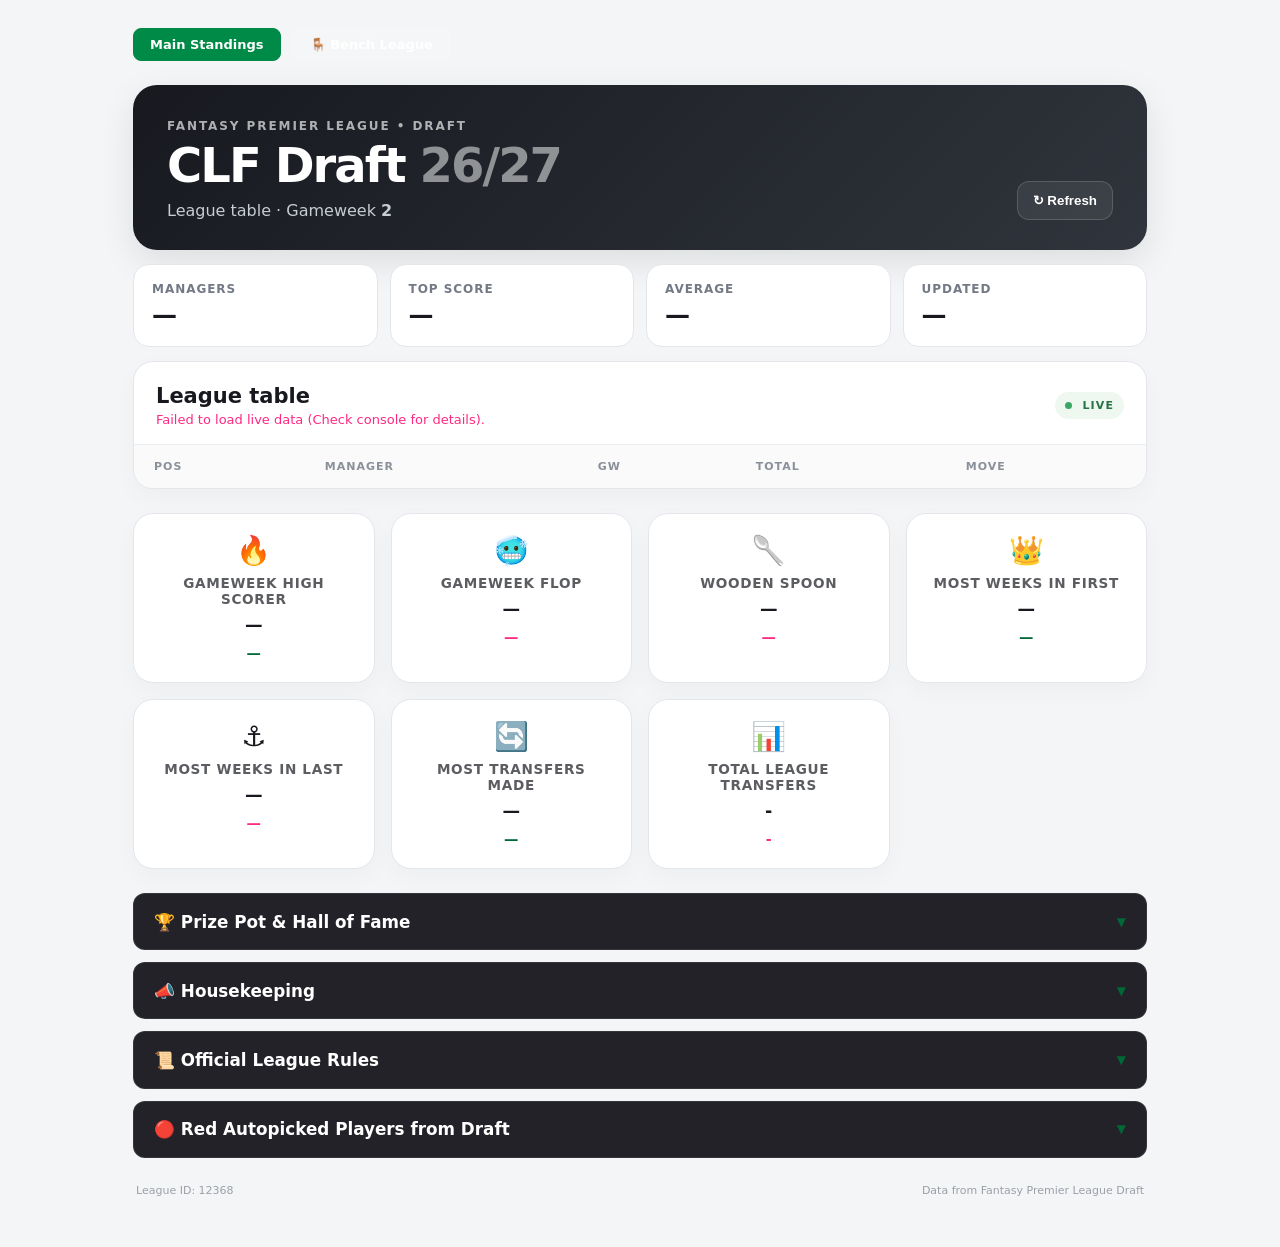
<file: index.html>
<!doctype html>
<html lang="en">
<head>
  <meta charset="utf-8">
  <meta name="viewport" content="width=device-width,initial-scale=1">
  <title>CLF Draft 26/27</title>
  <link rel="stylesheet" href="style.css">
  <style>
    /* --- Accordion Custom Styling --- */
.league-info-accordion {
  margin-top: 1.5rem;
}

.accordion-item {
  background: var(--card-bg, #1e1e24);
  border: 1px solid rgba(255, 255, 255, 0.1);
  margin-bottom: 0.75rem;
  border-radius: 12px;
  overflow: hidden;
  transition: border-color 0.2s ease, background-color 0.2s ease;
}

.accordion-item:hover {
  border-color: rgba(255, 255, 255, 0.2);
}

/* Accordion Header / Summary */
.accordion-item summary {
  padding: 1.1rem 1.25rem;
  font-weight: 700;
  font-size: 1.05rem;
  color: #ffffff; /* Bright white text */
  cursor: pointer;
  list-style: none;
  display: flex;
  justify-content: space-between;
  align-items: center;
  user-select: none;
  background: rgba(255, 255, 255, 0.02);
}

.accordion-item summary::-webkit-details-marker {
  display: none;
}

/* Dropdown Arrow Indicator */
.accordion-item summary::after {
  content: '▼';
  font-size: 0.75rem;
  color: #006837; /* Green theme accent */
  transition: transform 0.25s ease;
}

.accordion-item[open] summary::after {
  transform: rotate(180deg);
}

/* Accordion Inner Content Body */
.accordion-content {
  padding: 1.25rem;
  font-size: 0.95rem;
  line-height: 1.6;
  color: #e0e0e6; /* High contrast readable light grey */
  border-top: 1px solid rgba(255, 255, 255, 0.08);
  background: rgba(0, 0, 0, 0.2); /* Slightly darker inner area for depth */
}

/* Typography inside Accordions */
.accordion-content p {
  margin: 0 0 0.75rem 0;
  color: #f0f0f5;
}

.accordion-content strong {
  color: #ffffff;
  font-weight: 600;
}

.accordion-content em {
  color: rgba(255, 255, 255, 0.6);
  font-style: italic;
}

.accordion-content ul {
  margin: 0 0 0.75rem 0;
  padding-left: 1.25rem;
}

.accordion-content li {
  margin-bottom: 0.4rem;
  color: #d1d1d8;
}

/* Alert Callout for Housekeeping */
.badge-alert {
  color: #ffffff !important; /* White */
  font-weight: 600;
  margin: 0;
}
  </style>
</head>
<body>
  <main class="app">
    <nav class="nav-bar" style="margin-bottom: 1.5rem; display: flex; gap: 12px;">
  <a href="index.html" style="color: #fff; text-decoration: none; background: #008a48; padding: 8px 16px; border-radius: 8px; font-size: 13px; font-weight: 700; border: 1px solid #008a48;">Main Standings</a>
  <a href="bench.html" style="color: #fff; text-decoration: none; background: rgba(255, 255, 255, 0.1); padding: 8px 16px; border-radius: 8px; font-size: 13px; font-weight: 700; border: 1px solid rgba(255, 255, 255, 0.15);">🪑 Bench League</a>
</nav>
    <header class="hero">
      <div>
        <p class="eyebrow">FANTASY PREMIER LEAGUE • DRAFT</p>
        <h1>CLF Draft <span>26/27</span></h1>
        <p class="sub">League table · Gameweek <strong id="gw">2</strong></p>
      </div>
      <button id="refresh" class="refresh" type="button">↻ Refresh</button>
    </header>

    <section class="summary" aria-label="League summary">
      <div class="stat"><span>Managers</span><strong id="managerCount">—</strong></div>
      <div class="stat"><span>Top score</span><strong id="topScore">—</strong></div>
      <div class="stat"><span>Average</span><strong id="average">—</strong></div>
      <div class="stat"><span>Updated</span><strong id="updated">—</strong></div>
    </section>

    <section class="card">
      <div class="card-head">
        <div>
          <h2>League table</h2>
          <p id="status">Loading live data…</p>
        </div>
        <span class="live"><i></i> LIVE</span>
      </div>
      <div class="table-wrap">
        <table>
          <thead>
            <tr>
              <th>POS</th>
              <th>MANAGER</th>
              <th>GW</th>
              <th>TOTAL</th>
              <th>MOVE</th>
            </tr>
          </thead>
          <tbody id="league-table-body">
            <!-- Rows render here -->
          </tbody>
        </table>
      </div>
    </section>

    <!-- Accolades & Banter Section -->
<section class="accolades-grid" aria-label="League Accolades" style="display: grid; grid-template-columns: repeat(auto-fit, minmax(240px, 1fr)); gap: 1rem; margin-top: 1.5rem;">
  <!-- Card 1: GW High Scorer -->
  <div class="card" style="padding: 1.25rem; text-align: center;">
    <div style="font-size: 1.75rem; margin-bottom: 0.5rem;">🔥</div>
    <h3 style="margin: 0; font-size: 0.85rem; opacity: 0.7; text-transform: uppercase; letter-spacing: 0.05em;">Gameweek High Scorer</h3>
    <p id="gw-high-name" style="font-size: 1.1rem; font-weight: bold; margin: 0.5rem 0;">—</p>
    <span id="gw-high-stat" style="color: #006837; font-weight: 600; font-size: 0.9rem;">—</span>
  </div>

  <!-- Card 2: GW Flop -->
  <div class="card" style="padding: 1.25rem; text-align: center;">
    <div style="font-size: 1.75rem; margin-bottom: 0.5rem;">🥶</div>
    <h3 style="margin: 0; font-size: 0.85rem; opacity: 0.7; text-transform: uppercase; letter-spacing: 0.05em;">Gameweek Flop</h3>
    <p id="gw-low-name" style="font-size: 1.1rem; font-weight: bold; margin: 0.5rem 0;">—</p>
    <span id="gw-low-stat" style="color: #ff2882; font-weight: 600; font-size: 0.9rem;">—</span>
  </div>

  <!-- Card 3: Wooden Spoon -->
  <div class="card" style="padding: 1.25rem; text-align: center;">
    <div style="font-size: 1.75rem; margin-bottom: 0.5rem;">🥄</div>
    <h3 style="margin: 0; font-size: 0.85rem; opacity: 0.7; text-transform: uppercase; letter-spacing: 0.05em;">Wooden Spoon</h3>
    <p id="wooden-spoon-name" style="font-size: 1.1rem; font-weight: bold; margin: 0.5rem 0;">—</p>
    <span id="wooden-spoon-stat" style="color: #ff2882; font-weight: 600; font-size: 0.9rem;">—</span>
  </div>

  <!-- Card 4: Most Weeks in First -->
  <div class="card" style="padding: 1.25rem; text-align: center;">
    <div style="font-size: 1.75rem; margin-bottom: 0.5rem;">👑</div>
    <h3 style="margin: 0; font-size: 0.85rem; opacity: 0.7; text-transform: uppercase; letter-spacing: 0.05em;">Most Weeks in First</h3>
    <p id="most-first-name" style="font-size: 1.1rem; font-weight: bold; margin: 0.5rem 0;">—</p>
    <span id="most-first-stat" style="color: #006837; font-weight: 600; font-size: 0.9rem;">—</span>
  </div>

  <!-- Card 5: Most Weeks in Last -->
  <div class="card" style="padding: 1.25rem; text-align: center;">
    <div style="font-size: 1.75rem; margin-bottom: 0.5rem;">⚓</div>
    <h3 style="margin: 0; font-size: 0.85rem; opacity: 0.7; text-transform: uppercase; letter-spacing: 0.05em;">Most Weeks in Last</h3>
    <p id="most-last-name" style="font-size: 1.1rem; font-weight: bold; margin: 0.5rem 0;">—</p>
    <span id="most-last-stat" style="color: #ff2882; font-weight: 600; font-size: 0.9rem;">—</span>
  </div>

  <!-- Card 6: Most Transfers Made -->
  <div class="card" style="padding: 1.25rem; text-align: center;">
    <div style="font-size: 1.75rem; margin-bottom: 0.5rem;">🔄</div>
    <h3 style="margin: 0; font-size: 0.85rem; opacity: 0.7; text-transform: uppercase; letter-spacing: 0.05em;">Most transfers made</h3>
    <p id="most-transfers-name" style="font-size: 1.1rem; font-weight: bold; margin: 0.5rem 0;">—</p>
    <span id="most-transfers-stat" style="color: #006837; font-weight: 600; font-size: 0.9rem;">—</span>
  </div>

  <!-- Card 7: Total League Transfers -->
<div class="card" style="padding: 1.25rem; text-align: center;">
 <div style="font-size: 1.75rem; margin-bottom: 0.5rem;">📊</div>
  <h3 style="margin: 0; font-size: 0.85rem; opacity: 0.7; text-transform: uppercase; letter-spacing: 0.05em;">Total League Transfers</h3>
  <p id="total-transfers-name" style="font-size: 1.1rem; font-weight: bold; margin: 0.5rem 0;">-</p>
  <span id="total-transfers-stat" style="color: #ff2882; font-weight: 600; font-size: 0.9rem;">-</span>
</div>

</section>

    <!-- League Information Accordion -->
    <section class="league-info-accordion" aria-label="League Rules & Information">
      <details class="accordion-item">
        <summary>🏆 Prize Pot & Hall of Fame</summary>
        <div class="accordion-content">
          <p><strong>Prize Pot</strong> <em>(ties split pot)</em></p>
          <ul>
            <li>🥇 1st Place: <strong>£150</strong></li>
            <li>🥈 2nd Place: <strong>£75</strong></li>
          </ul>
          <p style="margin-top: 1rem;"><strong>Championship Rings</strong></p>
          <ul>
            <li>25/26 – Chris</li>
            <li>24/25 – George</li>
            <li>23/24 – Emanuel</li>
            <li>22/23 – Ashley</li>
          </ul>
        </div>
      </details>

      <details class="accordion-item">
        <summary>📣 Housekeeping</summary>
        <div class="accordion-content">
          <p class="badge-alert">@ Tag the next person in WhatsApp/Discord immediately after making your transfer pick!</p>
        </div>
      </details>

      <details class="accordion-item">
        <summary>📜 Official League Rules</summary>
        <div class="accordion-content">
          <p><strong>Weekly Transfers</strong></p>
          <ul>
            <li>1 transfer per week from the remaining unpicked player pool.</li>
          </ul>

          <p style="margin-top: 0.8rem;"><strong>Forced Transfers</strong></p>
          <ul>
            <li>Occurs on <strong>GW 5, 10, 15, 20, 25, 30, 35</strong>.</li>
            <li>The bottom two managers steal a player from the top two.</li>
          </ul>

          <p style="margin-top: 0.8rem;"><strong>Injuries, Suspensions, AFCON & Club World Cup</strong> <em>(Starts GW5)</em></p>
          <ul>
            <li>Up to 4 red-flagged (injured/suspended/absent) players = 1 extra transfer that GW (executed after normal transfers).</li>
            <li>Players away for AFCON / Club World Cup must be transferred out first.</li>
            <li>Injured/suspended players count toward the 4 red flags.</li>
            <li>All other players get an optional additional transfer.</li>
          </ul>

          <p style="margin-top: 0.8rem;"><strong>Players Leaving the Premier League</strong></p>
          <ul>
            <li>Free transfer granted to remove them, processed after normal GW transfers.</li>
          </ul>

          <p style="margin-top: 0.8rem;"><strong>Player Trades</strong></p>
          <ul>
            <li>Up to 2 players per team per GW proposal.</li>
            <li>Non-trading teams receive 2 draft picks (instead of 1) if a 2-player trade is executed.</li>
          </ul>

          <p style="margin-top: 0.8rem;"><strong>Ties during Forced Transfer GWs</strong></p>
          <ul>
            <li><strong>Top (1st–3rd+ tied):</strong> Lowest scorer in that GW gets a player stolen. If still tied, use previous week's lowest score.</li>
            <li><strong>Mid (7th–9th+ tied):</strong> Highest scorer in that GW gets to steal from top two. If still tied, use previous week's highest score.</li>
          </ul>
        </div>
      </details>

      <details class="accordion-item">
        <summary>🔴 Red Autopicked Players from Draft</summary>
        <div class="accordion-content">
          <p>Players who miss the preseason draft receive extra transfers (processed immediately after everyone’s regular GW1 transfers) to swap out red auto-picked players to prevent exploiting new PL signings.</p>
          <p style="margin-top: 0.5rem;"><strong>Order:</strong> Lowest to highest in the league table (ties broken by a random wheel). If a manager has multiple extra transfers, picks alternate sequentially rather than all at once.</p>
        </div>
      </details>
    </section>

    <footer>
      <span>League ID: 12368</span>
      <span>Data from Fantasy Premier League Draft</span>
    </footer>
  </main>
  <script src="script.js"></script>
</body>
</html>
</file>
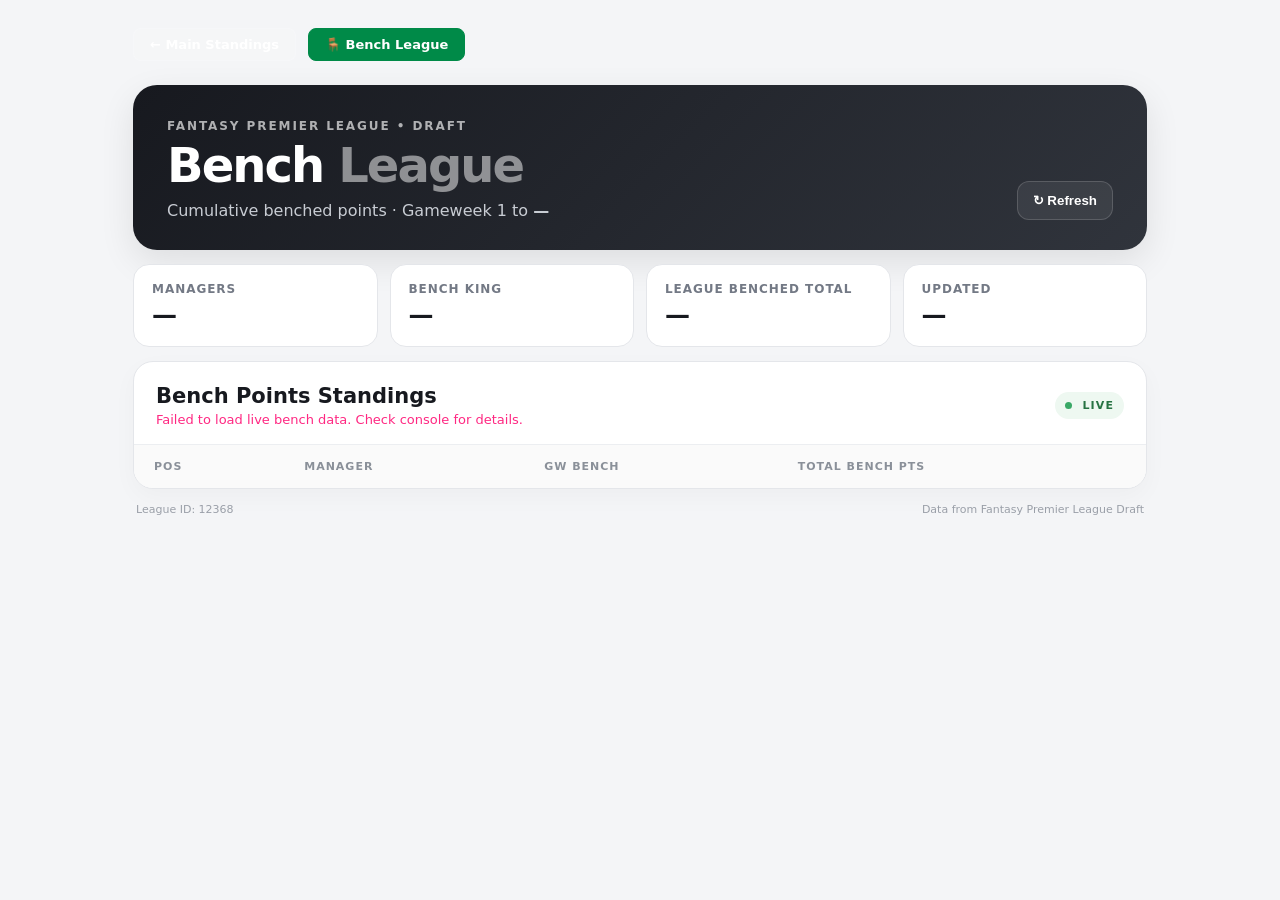
<file: bench.html>
<!doctype html>
<html lang="en">
<head>
  <meta charset="utf-8">
  <meta name="viewport" content="width=device-width,initial-scale=1">
  <title>CLF Draft 26/27 — Bench League</title>
  <link rel="stylesheet" href="style.css">
  <style>
    .nav-bar {
      margin-bottom: 1.5rem;
      display: flex;
      gap: 12px;
    }
    .nav-btn {
      color: #fff;
      text-decoration: none;
      background: rgba(255, 255, 255, 0.1);
      padding: 8px 16px;
      border-radius: 8px;
      font-size: 13px;
      font-weight: 700;
      border: 1px solid rgba(255, 255, 255, 0.15);
      transition: background 0.2s ease;
    }
    .nav-btn:hover {
      background: rgba(255, 255, 255, 0.2);
    }
    .nav-btn.active {
      background: #008a48;
      border-color: #008a48;
    }
  </style>
</head>
<body>
  <main class="app">
    <nav class="nav-bar">
      <a href="index.html" class="nav-btn">← Main Standings</a>
      <a href="bench.html" class="nav-btn active">🪑 Bench League</a>
    </nav>

    <header class="hero">
      <div>
        <p class="eyebrow">FANTASY PREMIER LEAGUE • DRAFT</p>
        <h1>Bench <span>League</span></h1>
        <p class="sub">Cumulative benched points · Gameweek 1 to <strong id="gw">—</strong></p>
      </div>
      <button id="refresh" class="refresh" type="button">↻ Refresh</button>
    </header>

    <section class="summary" aria-label="Bench League Summary">
      <div class="stat"><span>Managers</span><strong id="managerCount">—</strong></div>
      <div class="stat"><span>Bench King</span><strong id="benchKing">—</strong></div>
      <div class="stat"><span>League Benched Total</span><strong id="totalBenched">—</strong></div>
      <div class="stat"><span>Updated</span><strong id="updated">—</strong></div>
    </section>

    <section class="card">
      <div class="card-head">
        <div>
          <h2>Bench Points Standings</h2>
          <p id="status">Loading benched player data from GW1…</p>
        </div>
        <span class="live"><i></i> LIVE</span>
      </div>
      <div class="table-wrap">
        <table>
          <thead>
            <tr>
              <th>POS</th>
              <th>MANAGER</th>
              <th>GW BENCH</th>
              <th>TOTAL BENCH PTS</th>
            </tr>
          </thead>
          <tbody id="bench-table-body">
            <!-- Rows render here -->
          </tbody>
        </table>
      </div>
    </section>

    <footer>
      <span>League ID: 12368</span>
      <span>Data from Fantasy Premier League Draft</span>
    </footer>
  </main>
  <script src="bench.js"></script>
</body>
</html>
</file>
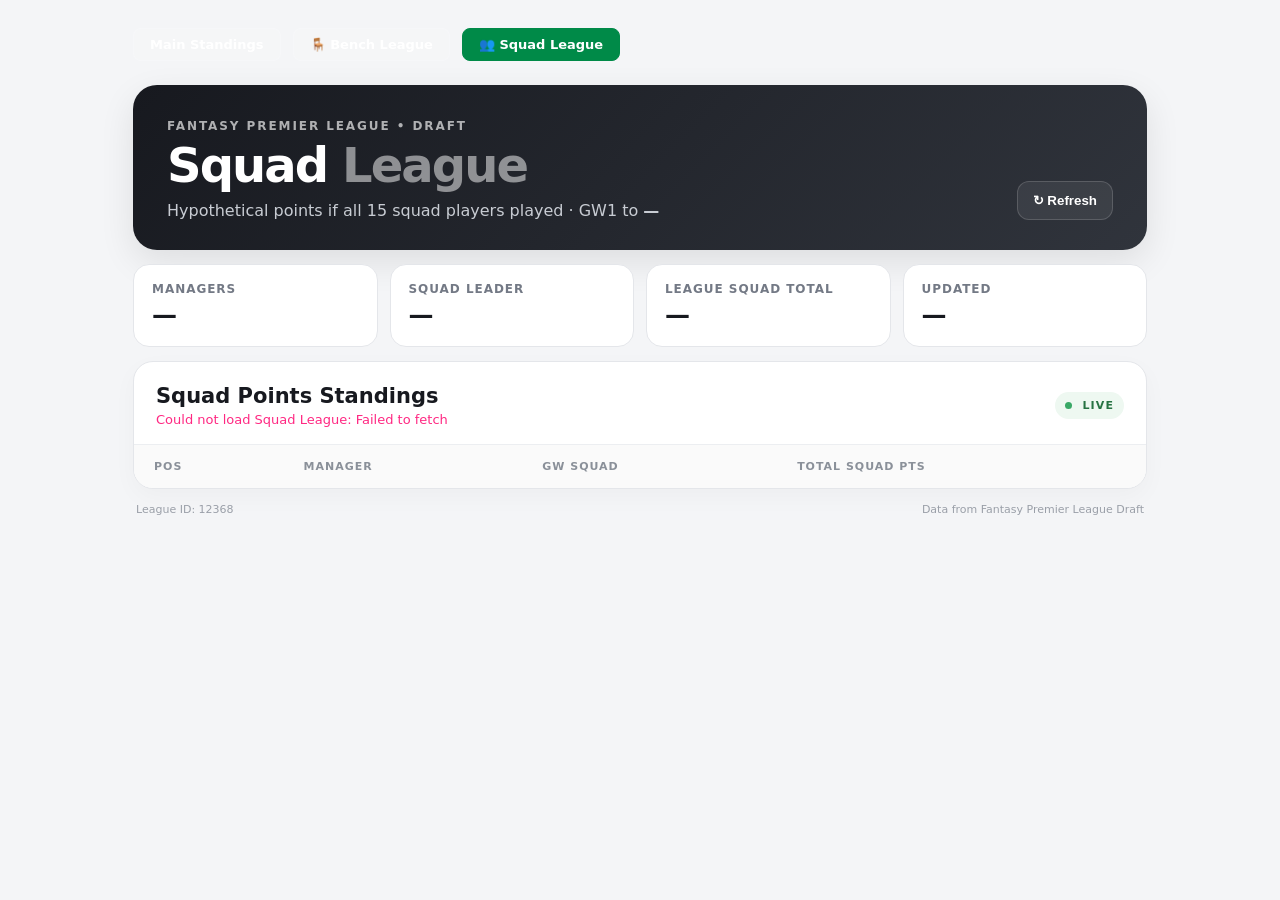
<file: squad.html>
<!doctype html>
<html lang="en">
<head>
  <meta charset="utf-8">
  <meta name="viewport" content="width=device-width,initial-scale=1">
  <title>CLF Draft 26/27 — Squad League</title>
  <link rel="stylesheet" href="style.css">
  <style>
    .nav-bar {
      margin-bottom: 1.5rem;
      display: flex;
      gap: 12px;
      flex-wrap: wrap;
    }
    .nav-btn {
      color: #fff;
      text-decoration: none;
      background: rgba(255, 255, 255, 0.1);
      padding: 8px 16px;
      border-radius: 8px;
      font-size: 13px;
      font-weight: 700;
      border: 1px solid rgba(255, 255, 255, 0.15);
      transition: background 0.2s ease;
    }
    .nav-btn:hover { background: rgba(255, 255, 255, 0.2); }
    .nav-btn.active {
      background: #008a48;
      border-color: #008a48;
    }
  </style>
</head>
<body>
  <main class="app">
    <nav class="nav-bar">
      <a href="index.html" class="nav-btn">Main Standings</a>
      <a href="bench.html" class="nav-btn">🪑 Bench League</a>
      <a href="squad.html" class="nav-btn active">👥 Squad League</a>
    </nav>

    <header class="hero">
      <div>
        <p class="eyebrow">FANTASY PREMIER LEAGUE • DRAFT</p>
        <h1>Squad <span>League</span></h1>
        <p class="sub">Hypothetical points if all 15 squad players played · GW1 to <strong id="gw">—</strong></p>
      </div>
      <button id="refresh" class="refresh" type="button">↻ Refresh</button>
    </header>

    <section class="summary" aria-label="Squad League Summary">
      <div class="stat"><span>Managers</span><strong id="managerCount">—</strong></div>
      <div class="stat"><span>Squad Leader</span><strong id="squadLeader">—</strong></div>
      <div class="stat"><span>League Squad Total</span><strong id="leagueSquadTotal">—</strong></div>
      <div class="stat"><span>Updated</span><strong id="updated">—</strong></div>
    </section>

    <section class="card">
      <div class="card-head">
        <div>
          <h2>Squad Points Standings</h2>
          <p id="status">Loading combined squad points…</p>
        </div>
        <span class="live"><i></i> LIVE</span>
      </div>
      <div class="table-wrap">
        <table>
          <thead>
            <tr>
              <th>POS</th>
              <th>MANAGER</th>
              <th>GW SQUAD</th>
              <th>TOTAL SQUAD PTS</th>
            </tr>
          </thead>
          <tbody id="squad-table-body"></tbody>
        </table>
      </div>
    </section>

    <footer>
      <span>League ID: 12368</span>
      <span>Data from Fantasy Premier League Draft</span>
    </footer>
  </main>
  <script src="squad.js"></script>
</body>
</html>
</file>
<file: style.css>
*{box-sizing:border-box}html{font-family:Inter,ui-sans-serif,system-ui,-apple-system,BlinkMacSystemFont,"Segoe UI",sans-serif;background:#f4f5f7;color:#17191f}body{margin:0}.app{max-width:1050px;margin:auto;padding:28px 18px 36px}.hero{background:linear-gradient(135deg,#17191f,#30343c);color:#fff;border-radius:24px;padding:34px 34px 30px;display:flex;align-items:flex-end;justify-content:space-between;gap:20px;box-shadow:0 12px 35px #00000018}.eyebrow{font-size:12px;letter-spacing:.16em;font-weight:800;opacity:.65;margin:0 0 8px}.hero h1{font-size:clamp(30px,6vw,48px);line-height:1;margin:0;font-weight:850;letter-spacing:-.04em}.hero h1 span{opacity:.5}.sub{margin:12px 0 0;color:#c8ccd3}.refresh{border:1px solid #ffffff28;background:#ffffff12;color:#fff;border-radius:12px;padding:11px 15px;font-weight:750;cursor:pointer}.refresh:hover{background:#ffffff20}.summary{display:grid;grid-template-columns:repeat(4,1fr);gap:12px;margin:14px 0}.stat{background:#fff;border:1px solid #e4e6ea;border-radius:16px;padding:17px 18px}.stat span{display:block;color:#737985;font-size:12px;font-weight:700;text-transform:uppercase;letter-spacing:.08em}.stat strong{display:block;font-size:25px;margin-top:4px;letter-spacing:-.03em}.card{background:#fff;border:1px solid #e4e6ea;border-radius:20px;overflow:hidden;box-shadow:0 8px 25px #00000008}.card-head{padding:22px 22px 17px;display:flex;justify-content:space-between;align-items:center}.card-head h2{margin:0;font-size:21px}.card-head p{margin:4px 0 0;color:#7a808a;font-size:13px}.live{font-size:11px;font-weight:850;letter-spacing:.1em;padding:7px 10px;border-radius:999px;background:#eef8f1;color:#277343}.live i{display:inline-block;width:7px;height:7px;background:#39a866;border-radius:50%;margin-right:6px}.table-wrap{overflow-x:auto}table{width:100%;border-collapse:collapse}th,td{text-align:left;padding:15px 20px;border-top:1px solid #eceef1}th{font-size:11px;text-transform:uppercase;letter-spacing:.09em;color:#8a9099;background:#fafafa}td{font-size:14px}td:first-child{font-weight:850;width:70px}.manager{display:flex;align-items:center;gap:11px;font-weight:750}.badge{width:34px;height:34px;border-radius:50%;display:grid;place-items:center;background:#eef0f3;color:#555c67;font-size:11px;font-weight:850}.pts{font-weight:850;font-size:16px}.move{font-weight:800}.up{color:#2d8b52}.down{color:#c54b4b}.same{color:#9aa0a8}tr.me{background:#f7f8ff}tr.me .badge{background:#17191f;color:#fff}footer{display:flex;justify-content:space-between;color:#9a9fa8;font-size:11px;padding:14px 3px}.error{padding:28px;text-align:center;color:#9a3d3d}@media(max-width:650px){.app{padding:14px 10px 28px}.hero{padding:25px 21px;border-radius:18px;align-items:flex-start}.refresh{padding:9px 11px}.summary{grid-template-columns:repeat(2,1fr)}.stat{padding:14px}.stat strong{font-size:21px}.card{border-radius:17px}.card-head{padding:18px}.table-wrap{margin:0}th,td{padding:13px 12px}.manager{gap:8px}.badge{width:30px;height:30px}th:nth-child(5),td:nth-child(5){display:none}footer{display:block;line-height:1.8}}
</file>
